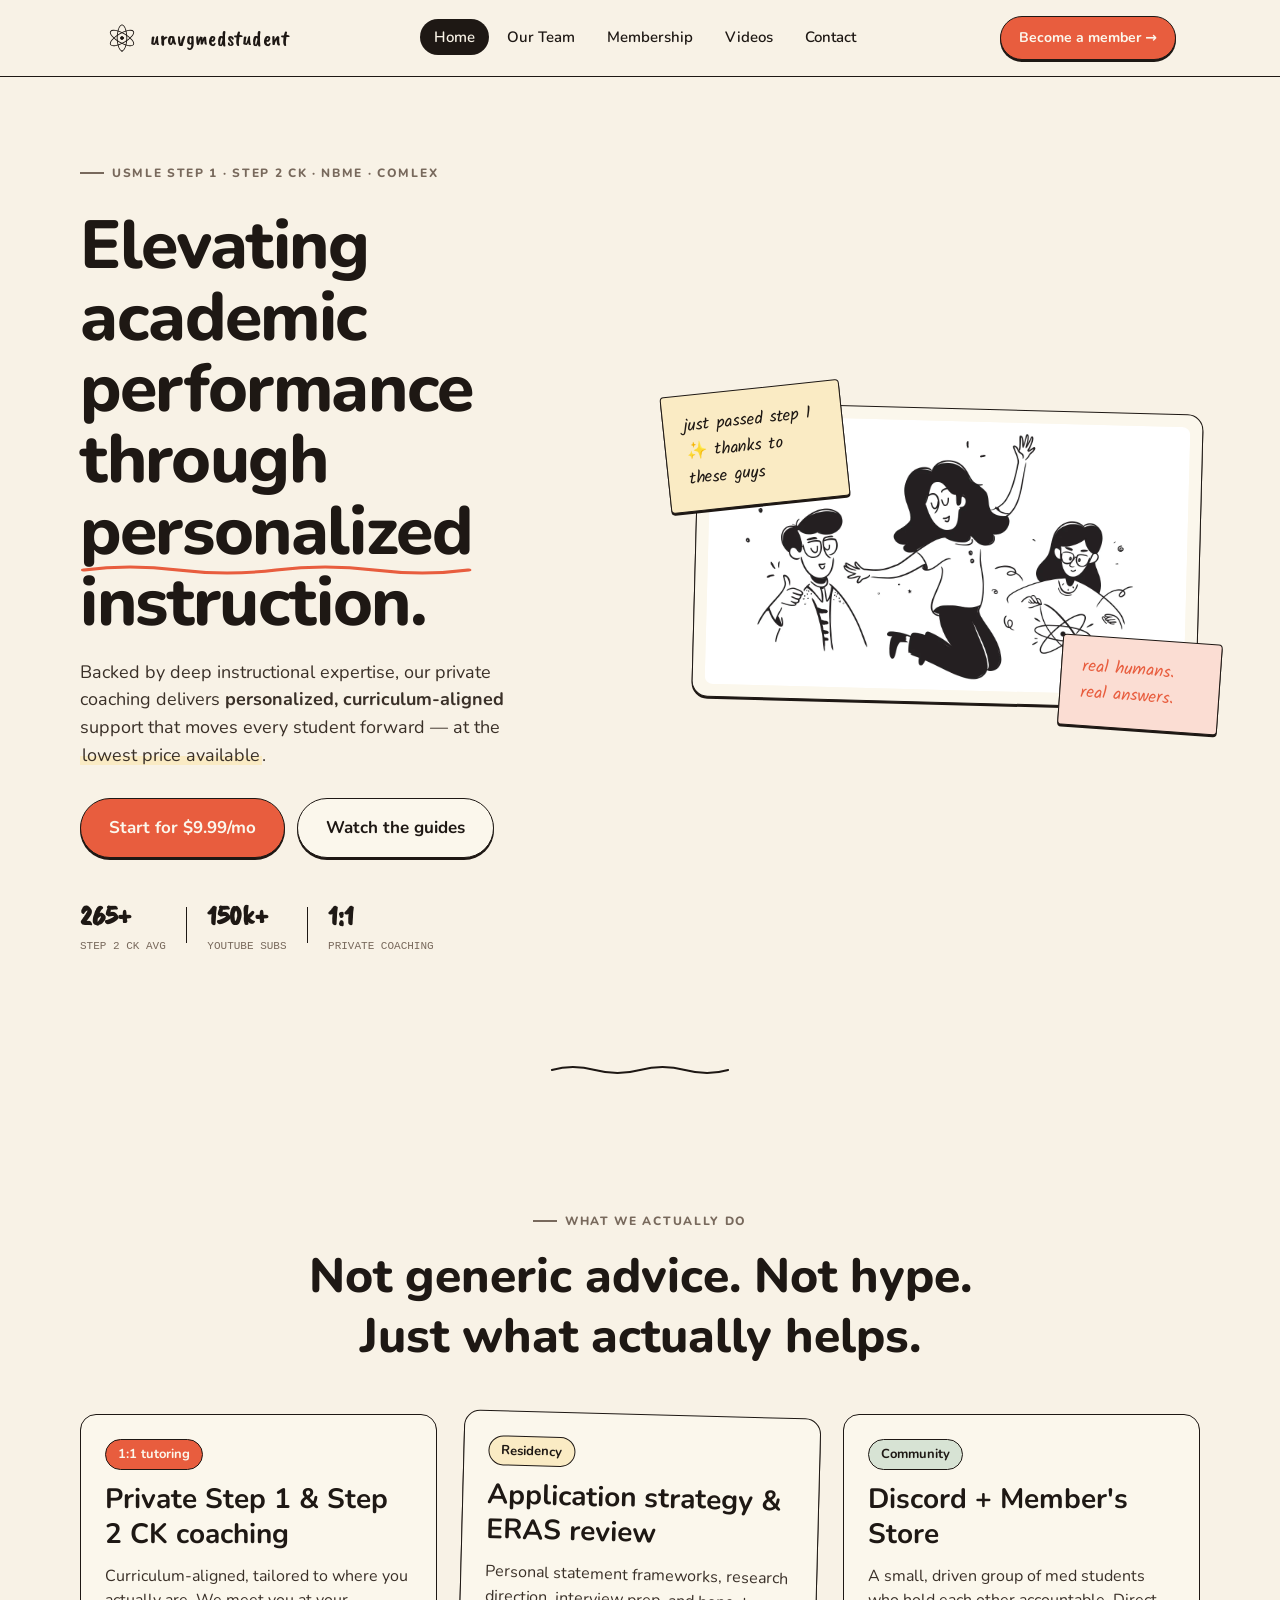
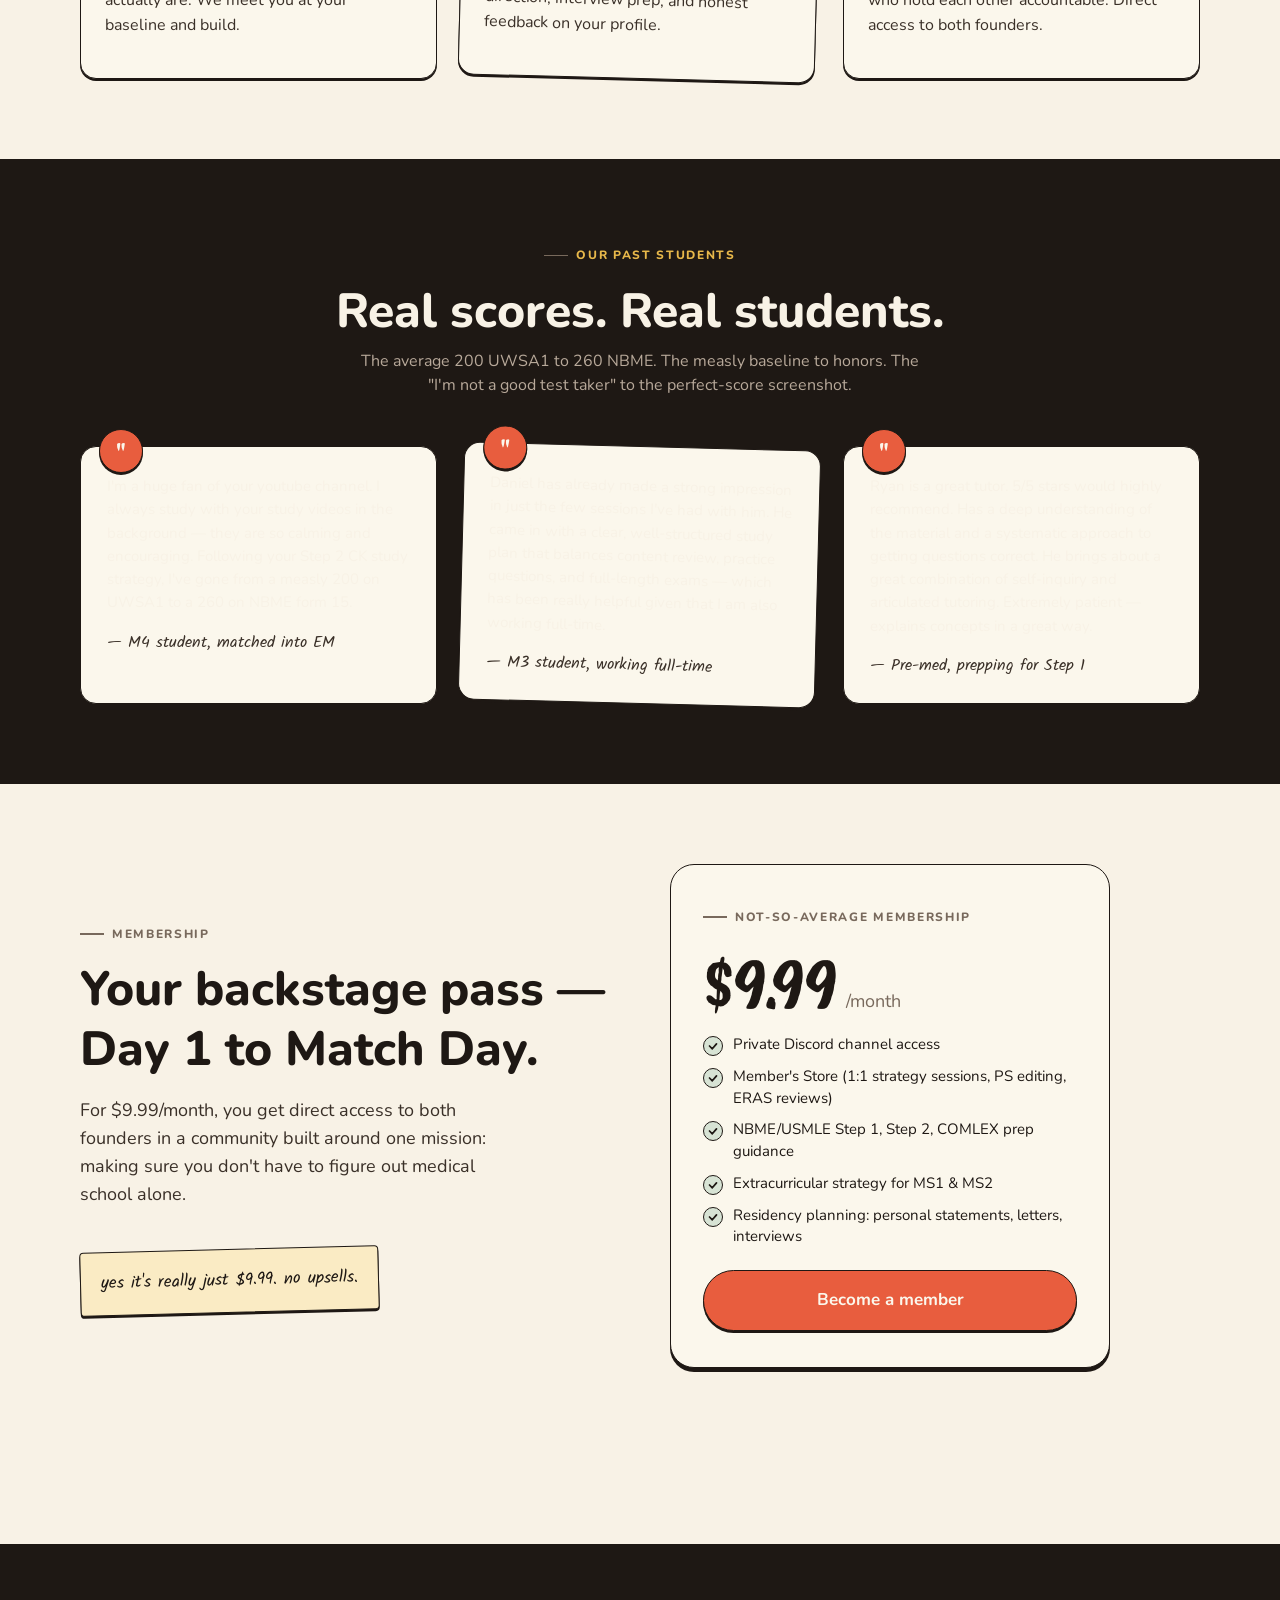
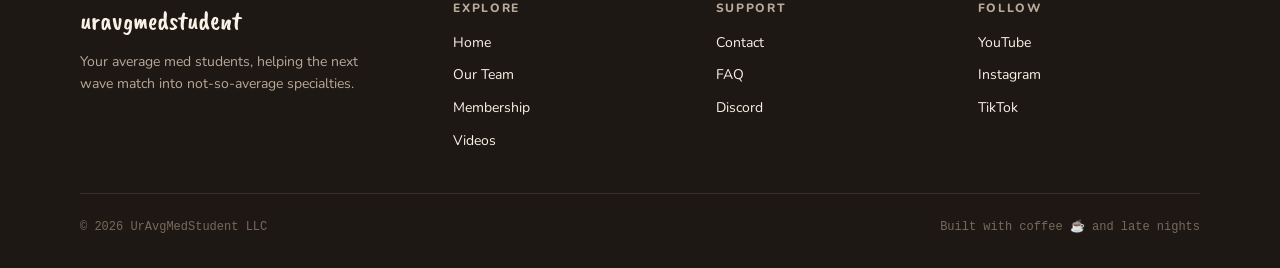
<file: index.html>
<!DOCTYPE html>
<html lang="en">
<head>
<meta charset="utf-8"/>
<title>UrAvgMedStudent — Personalized USMLE tutoring</title>
<meta name="viewport" content="width=device-width,initial-scale=1"/>
<link rel="stylesheet" href="site.css"/>
</head>
<body data-screen-label="01 Home">

<nav class="site-nav">
  <div class="nav-inner">
    <a href="index.html" class="brand">
      <img class="mark" src="assets/logo-mark.svg" alt=""/>
      <span class="name">uravgmedstudent</span>
    </a>
    <ul class="nav-links">
      <li><a href="index.html" class="active">Home</a></li>
      <li><a href="team.html">Our Team</a></li>
      <li><a href="membership.html">Membership</a></li>
      <li><a href="videos.html">Videos</a></li>
      <li><a href="contact.html">Contact</a></li>
    </ul>
    <a href="membership.html" class="nav-cta">Become a member →</a>
  </div>
</nav>

<!-- HERO -->
<section class="hero">
  <div class="hero-inner">
    <div>
      <div class="eyebrow">USMLE Step 1 · Step 2 CK · NBME · COMLEX</div>
      <h1>Elevating academic performance through <span class="underline-squiggle">personalized</span> instruction.</h1>
      <p class="sub">Backed by deep instructional expertise, our private coaching delivers <strong>personalized, curriculum-aligned</strong> support that moves every student forward — at the <mark>lowest price available</mark>.</p>
      <div style="display:flex;gap:12px;margin-top:28px;flex-wrap:wrap;">
        <a href="membership.html" class="btn btn-primary btn-lg">Start for $9.99/mo</a>
        <a href="videos.html" class="btn btn-secondary btn-lg">Watch the guides</a>
      </div>
      <div style="display:flex;gap:20px;margin-top:36px;align-items:center;flex-wrap:wrap;">
        <div><strong style="font-family:var(--font-display);font-size:28px;">265+</strong><div class="mono" style="font-size:11px;color:var(--ink-muted);">STEP 2 CK AVG</div></div>
        <div style="width:1.5px;height:36px;background:var(--ink);"></div>
        <div><strong style="font-family:var(--font-display);font-size:28px;">150k+</strong><div class="mono" style="font-size:11px;color:var(--ink-muted);">YOUTUBE SUBS</div></div>
        <div style="width:1.5px;height:36px;background:var(--ink);"></div>
        <div><strong style="font-family:var(--font-display);font-size:28px;">1:1</strong><div class="mono" style="font-size:11px;color:var(--ink-muted);">PRIVATE COACHING</div></div>
      </div>
    </div>
    <div style="position:relative;">
      <div class="card tilt-r" style="padding:12px;background:var(--paper-cream);">
        <img src="assets/hero-trio-illustration.webp" alt="three med students celebrating" style="width:100%;display:block;border-radius:8px;"/>
      </div>
      <div class="sticky-note tilt-l" style="position:absolute;top:-20px;left:-30px;max-width:180px;transform:rotate(-6deg);">
        just passed step 1 ✨ thanks to these guys
      </div>
      <div class="sticky-note coral" style="position:absolute;bottom:-26px;right:-20px;max-width:160px;transform:rotate(4deg);">
        real humans. real answers.
      </div>
    </div>
  </div>
</section>

<div class="hr-hand"></div>

<!-- WHAT YOU GET -->
<section>
  <div class="section-inner">
    <div class="center" style="margin-bottom:48px;">
      <div class="eyebrow" style="justify-content:center;">What we actually do</div>
      <h2 style="font-size:clamp(32px,4vw,48px);margin:0;">Not generic advice. Not hype. <br>Just what actually helps.</h2>
    </div>
    <div class="grid-3">
      <div class="card">
        <div class="badge badge-coral" style="margin-bottom:12px;">1:1 tutoring</div>
        <h3>Private Step 1 & Step 2 CK coaching</h3>
        <p>Curriculum-aligned, tailored to where you actually are. We meet you at your baseline and build.</p>
      </div>
      <div class="card tilt-r">
        <div class="badge badge-mustard" style="margin-bottom:12px;">Residency</div>
        <h3>Application strategy & ERAS review</h3>
        <p>Personal statement frameworks, research direction, interview prep, and honest feedback on your profile.</p>
      </div>
      <div class="card">
        <div class="badge badge-sage" style="margin-bottom:12px;">Community</div>
        <h3>Discord + Member's Store</h3>
        <p>A small, driven group of med students who hold each other accountable. Direct access to both founders.</p>
      </div>
    </div>
  </div>
</section>

<!-- FEATURED QUOTE / DARK BAND -->
<section class="bg-ink">
  <div class="section-inner center">
    <div class="eyebrow" style="justify-content:center;color:var(--accent-mustard);">Our past students</div>
    <h2 style="font-size:clamp(32px,4vw,48px);margin:0 0 8px;">Real scores. Real students.</h2>
    <p style="max-width:560px;margin:0 auto 48px;color:var(--ink-faint);">The average 200 UWSA1 to 260 NBME. The measly baseline to honors. The "I'm not a good test taker" to the perfect-score screenshot.</p>
    <div class="tgrid">
      <div class="quote-card" style="text-align:left;">
        <div class="qmark">"</div>
        <p>I'm a huge fan of your youtube channel. I always study with your study videos in the background — they are so calming and encouraging. Following your Step 2 CK study strategy, I've gone from a measly 200 on UWSA1 to a 260 on NBME form 15.</p>
        <div class="who">— M4 student, matched into EM</div>
      </div>
      <div class="quote-card tilt-r" style="text-align:left;">
        <div class="qmark">"</div>
        <p>Daniel has already made a strong impression in just the few sessions I've had with him. He came in with a clear, well-structured study plan that balances content review, practice questions, and full-length exams — which has been really helpful given that I am also working full-time.</p>
        <div class="who">— M3 student, working full-time</div>
      </div>
      <div class="quote-card" style="text-align:left;">
        <div class="qmark">"</div>
        <p>Ryan is a great tutor. 5/5 stars would highly recommend. Has a deep understanding of the material and a systematic approach to getting questions correct. He brings about a great combination of self-inquiry and articulated tutoring. Extremely patient — explains concepts in a great way.</p>
        <div class="who">— Pre-med, prepping for Step 1</div>
      </div>
    </div>
  </div>
</section>

<!-- PRICE CALLOUT -->
<section>
  <div class="section-inner" style="display:grid;grid-template-columns:1fr 1fr;gap:60px;align-items:center;">
    <div>
      <div class="eyebrow">Membership</div>
      <h2 style="font-size:clamp(32px,4vw,48px);margin:0 0 18px;">Your backstage pass — Day 1 to Match Day.</h2>
      <p style="font-size:18px;color:var(--ink-soft);max-width:440px;">For $9.99/month, you get direct access to both founders in a community built around one mission: making sure you don't have to figure out medical school alone.</p>
      <div class="sticky-note tilt-l" style="margin-top:24px;display:inline-block;">
        yes it's really just $9.99. no upsells.
      </div>
    </div>
    <div class="price-card">
      <div class="eyebrow">Not-so-average membership</div>
      <div style="display:flex;align-items:baseline;gap:8px;margin:6px 0 14px;">
        <span class="price">$9.99</span><span class="price-per">/month</span>
      </div>
      <ul class="check-list">
        <li>Private Discord channel access</li>
        <li>Member's Store (1:1 strategy sessions, PS editing, ERAS reviews)</li>
        <li>NBME/USMLE Step 1, Step 2, COMLEX prep guidance</li>
        <li>Extracurricular strategy for MS1 & MS2</li>
        <li>Residency planning: personal statements, letters, interviews</li>
      </ul>
      <a href="membership.html" class="btn btn-primary btn-lg" style="margin-top:22px;width:100%;">Become a member</a>
    </div>
  </div>
</section>

<!-- SITE FOOTER -->
<footer class="site-foot">
  <div class="foot-inner">
    <div class="foot-brand">
      <div class="name">uravgmedstudent</div>
      <p>Your average med students, helping the next wave match into not-so-average specialties.</p>
    </div>
    <div class="foot"><h4>Explore</h4><ul>
      <li><a href="index.html">Home</a></li>
      <li><a href="team.html">Our Team</a></li>
      <li><a href="membership.html">Membership</a></li>
      <li><a href="videos.html">Videos</a></li>
    </ul></div>
    <div class="foot"><h4>Support</h4><ul>
      <li><a href="contact.html">Contact</a></li>
      <li><a href="#">FAQ</a></li>
      <li><a href="#">Discord</a></li>
    </ul></div>
    <div class="foot"><h4>Follow</h4><ul>
      <li><a href="#">YouTube</a></li>
      <li><a href="#">Instagram</a></li>
      <li><a href="#">TikTok</a></li>
    </ul></div>
  </div>
  <div class="foot-bottom">
    <div>© 2026 UrAvgMedStudent LLC</div>
    <div>Built with coffee ☕ and late nights</div>
  </div>
</footer>
</body></html>
</file>
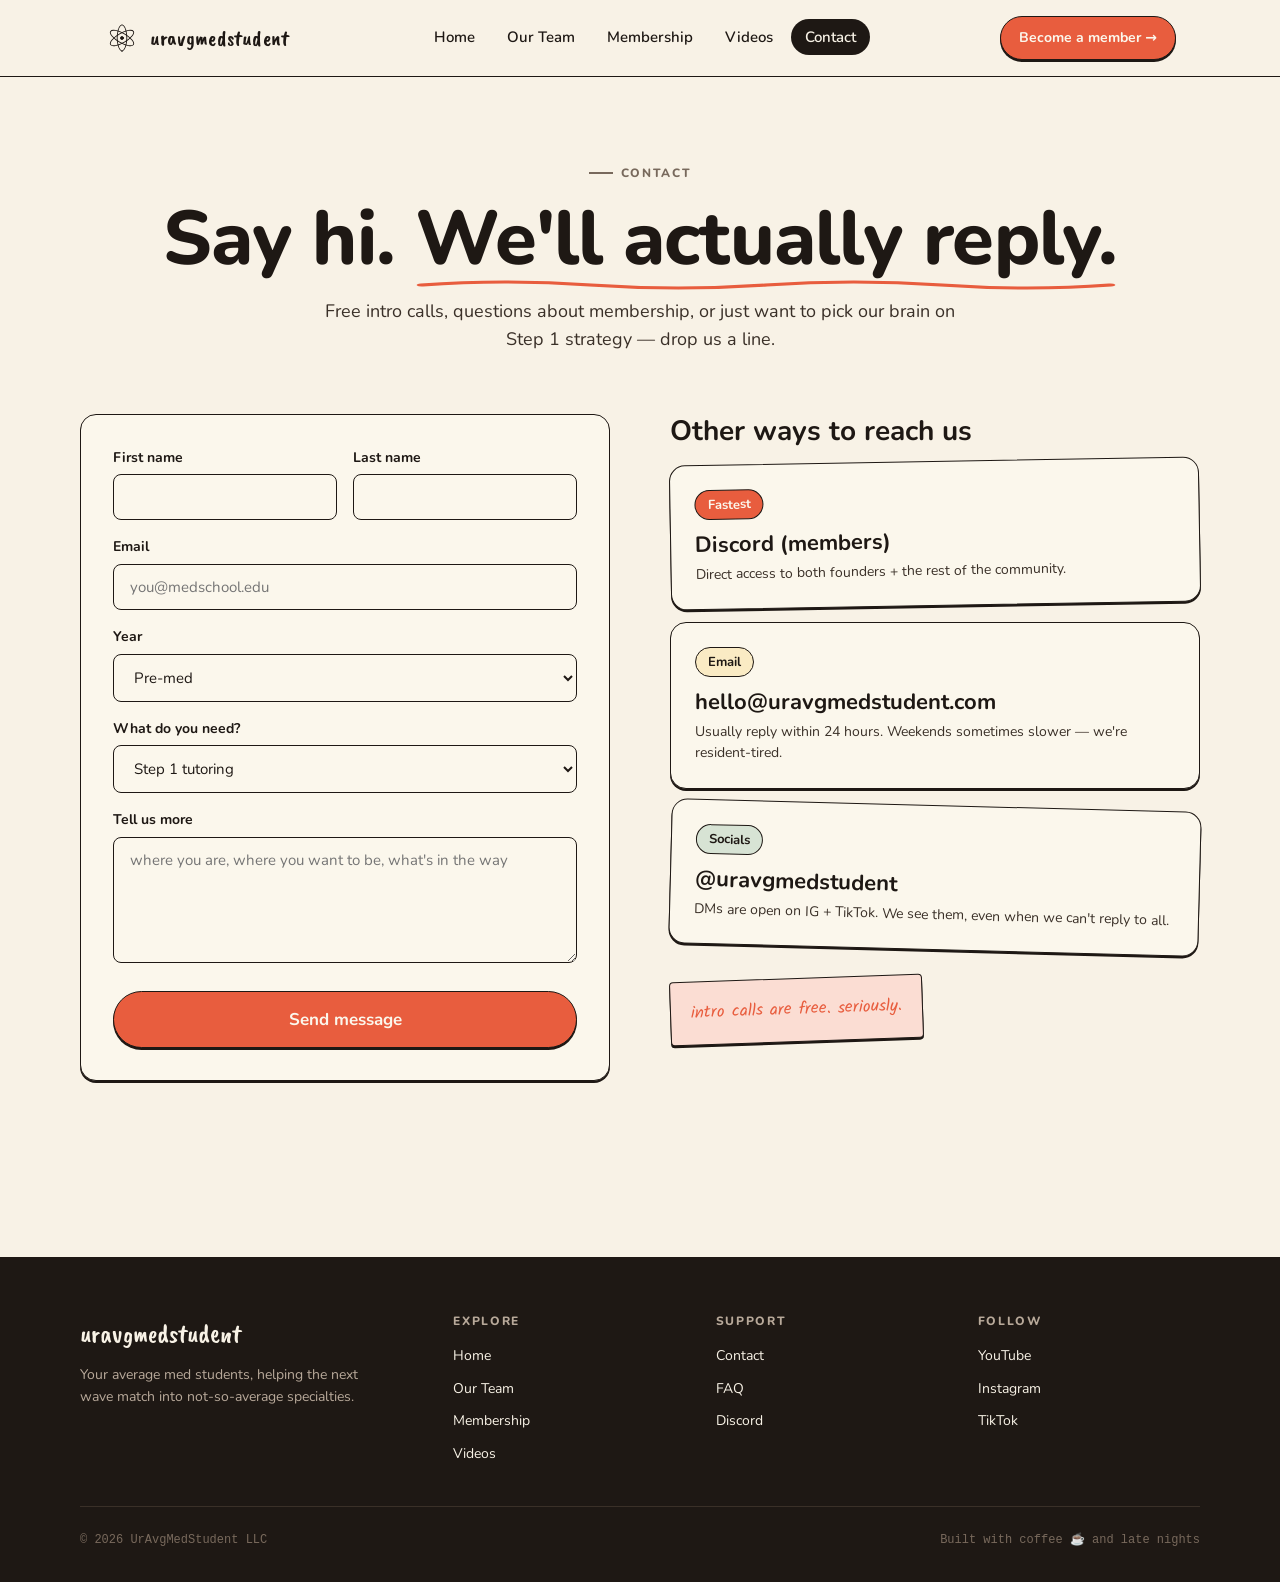
<file: contact.html>
<!DOCTYPE html>
<html lang="en"><head><meta charset="utf-8"/>
<title>Contact — UrAvgMedStudent</title>
<meta name="viewport" content="width=device-width,initial-scale=1"/>
<link rel="stylesheet" href="site.css"/></head>
<body data-screen-label="05 Contact">

<nav class="site-nav"><div class="nav-inner">
  <a href="index.html" class="brand"><img class="mark" src="assets/logo-mark.svg" alt=""/><span class="name">uravgmedstudent</span></a>
  <ul class="nav-links">
    <li><a href="index.html">Home</a></li>
    <li><a href="team.html">Our Team</a></li>
    <li><a href="membership.html">Membership</a></li>
    <li><a href="videos.html">Videos</a></li>
    <li><a href="contact.html" class="active">Contact</a></li>
  </ul>
  <a href="membership.html" class="nav-cta">Become a member →</a>
</div></nav>

<section class="page-head">
  <div class="eyebrow" style="justify-content:center;">Contact</div>
  <h1>Say hi. <span class="underline-squiggle">We'll actually reply.</span></h1>
  <p class="sub">Free intro calls, questions about membership, or just want to pick our brain on Step 1 strategy — drop us a line.</p>
</section>

<section style="padding-top:20px;">
  <div class="section-inner grid-2" style="gap:60px;align-items:flex-start;">
    <form class="card" style="padding:32px;" onsubmit="event.preventDefault();this.innerHTML='<div style=\'text-align:center;padding:40px 0;\'><div style=\'font-family:var(--font-display);font-size:48px;color:var(--accent-coral);\'>thanks!</div><p>We got your message. Reply usually within 24 hours.</p></div>'">
      <div style="display:grid;grid-template-columns:1fr 1fr;gap:16px;margin-bottom:16px;">
        <div><label>First name</label><input type="text" required/></div>
        <div><label>Last name</label><input type="text" required/></div>
      </div>
      <div style="margin-bottom:16px;"><label>Email</label><input type="email" required placeholder="you@medschool.edu"/></div>
      <div style="margin-bottom:16px;"><label>Year</label><select><option>Pre-med</option><option>MS1</option><option>MS2</option><option>MS3</option><option>MS4</option><option>Resident</option><option>Other</option></select></div>
      <div style="margin-bottom:16px;"><label>What do you need?</label><select><option>Step 1 tutoring</option><option>Step 2 CK tutoring</option><option>ERAS / residency strategy</option><option>Research help</option><option>Membership question</option><option>Just saying hi</option></select></div>
      <div style="margin-bottom:20px;"><label>Tell us more</label><textarea rows="5" placeholder="where you are, where you want to be, what's in the way"></textarea></div>
      <button type="submit" class="btn btn-primary btn-lg" style="width:100%;">Send message</button>
    </form>

    <div>
      <h3 style="margin-top:0;">Other ways to reach us</h3>
      <div class="card tilt-l2" style="margin-bottom:16px;">
        <div class="badge badge-coral" style="margin-bottom:8px;">Fastest</div>
        <h4 style="margin:4px 0;">Discord (members)</h4>
        <p style="margin:0;font-size:14px;color:var(--ink-soft);">Direct access to both founders + the rest of the community.</p>
      </div>
      <div class="card" style="margin-bottom:16px;">
        <div class="badge badge-mustard" style="margin-bottom:8px;">Email</div>
        <h4 style="margin:4px 0;">hello@uravgmedstudent.com</h4>
        <p style="margin:0;font-size:14px;color:var(--ink-soft);">Usually reply within 24 hours. Weekends sometimes slower — we're resident-tired.</p>
      </div>
      <div class="card tilt-r">
        <div class="badge badge-sage" style="margin-bottom:8px;">Socials</div>
        <h4 style="margin:4px 0;">@uravgmedstudent</h4>
        <p style="margin:0;font-size:14px;color:var(--ink-soft);">DMs are open on IG + TikTok. We see them, even when we can't reply to all.</p>
      </div>

      <div class="sticky-note coral" style="margin-top:28px;display:inline-block;transform:rotate(-2deg);">
        intro calls are free. seriously.
      </div>
    </div>
  </div>
</section>

<footer class="site-foot"><div class="foot-inner">
  <div class="foot-brand"><div class="name">uravgmedstudent</div><p>Your average med students, helping the next wave match into not-so-average specialties.</p></div>
  <div class="foot"><h4>Explore</h4><ul><li><a href="index.html">Home</a></li><li><a href="team.html">Our Team</a></li><li><a href="membership.html">Membership</a></li><li><a href="videos.html">Videos</a></li></ul></div>
  <div class="foot"><h4>Support</h4><ul><li><a href="contact.html">Contact</a></li><li><a href="#">FAQ</a></li><li><a href="#">Discord</a></li></ul></div>
  <div class="foot"><h4>Follow</h4><ul><li><a href="#">YouTube</a></li><li><a href="#">Instagram</a></li><li><a href="#">TikTok</a></li></ul></div>
</div><div class="foot-bottom"><div>© 2026 UrAvgMedStudent LLC</div><div>Built with coffee ☕ and late nights</div></div></footer>
</body></html>
</file>
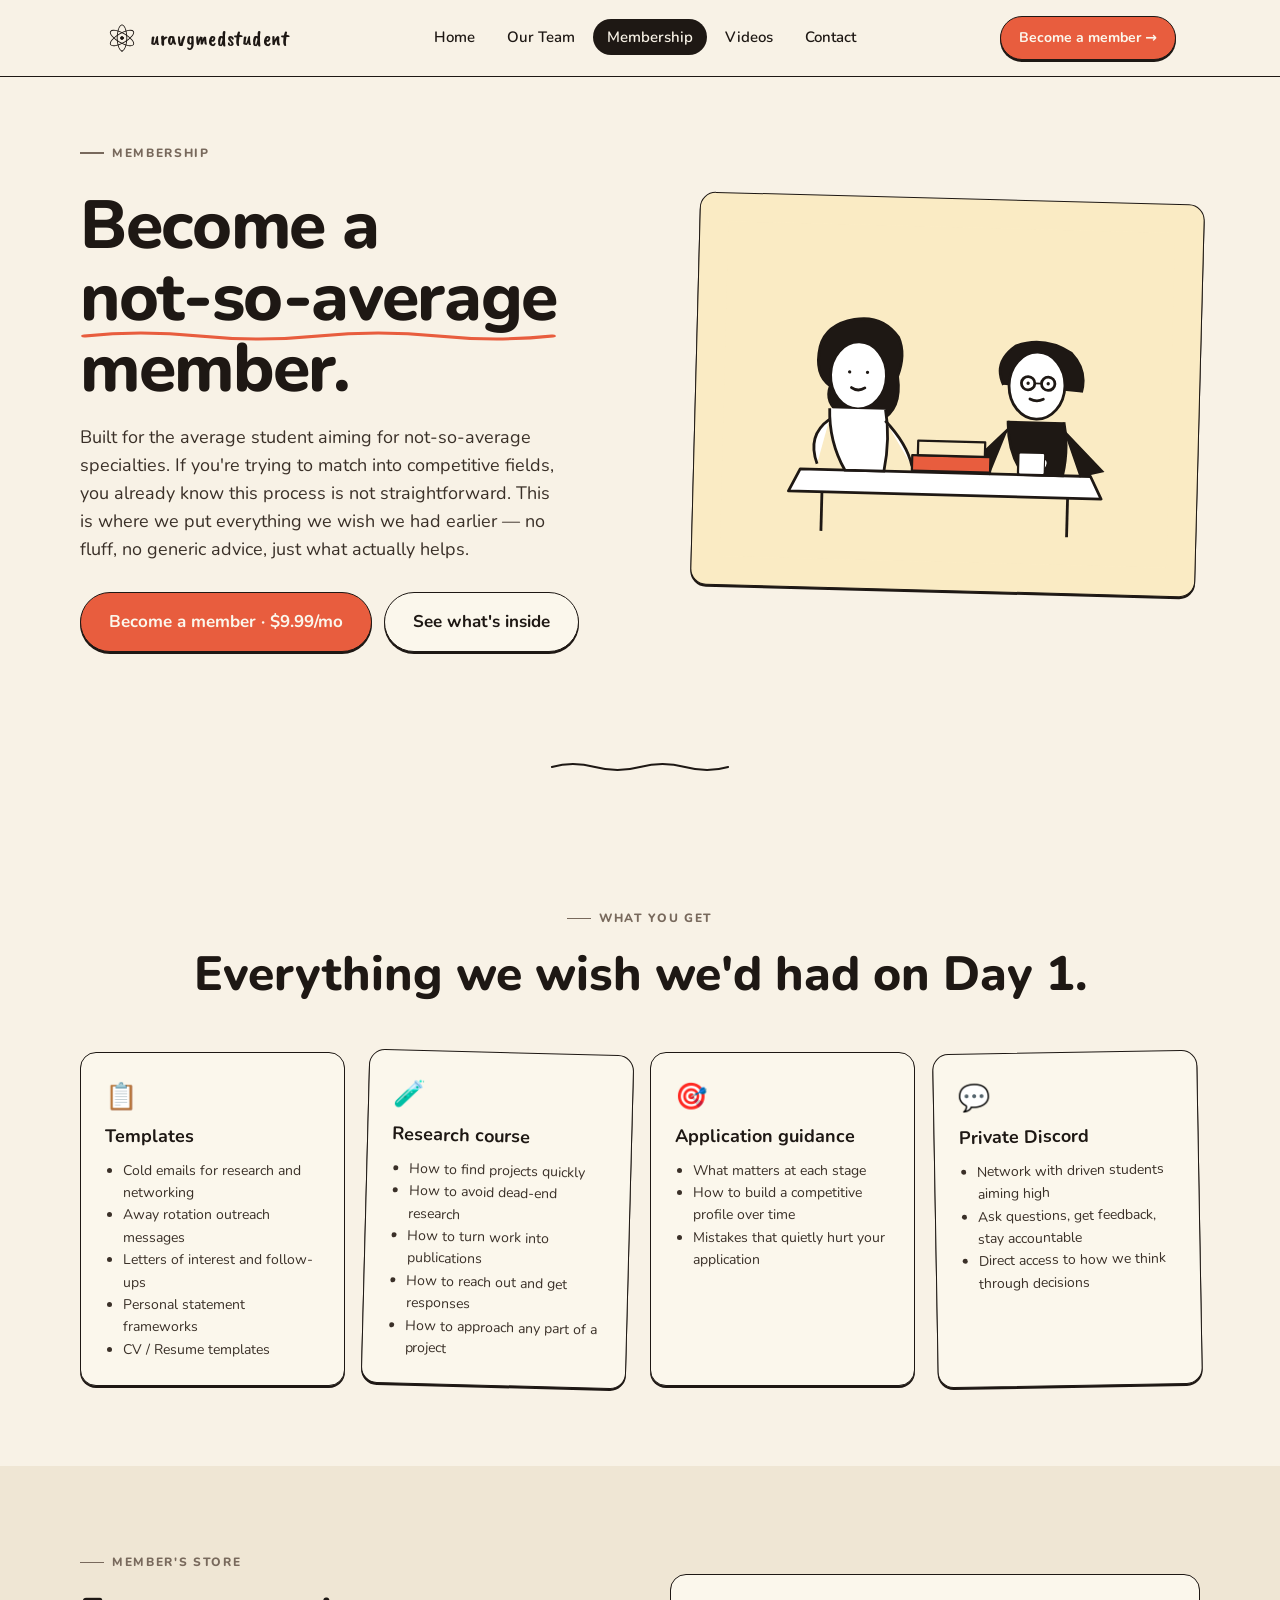
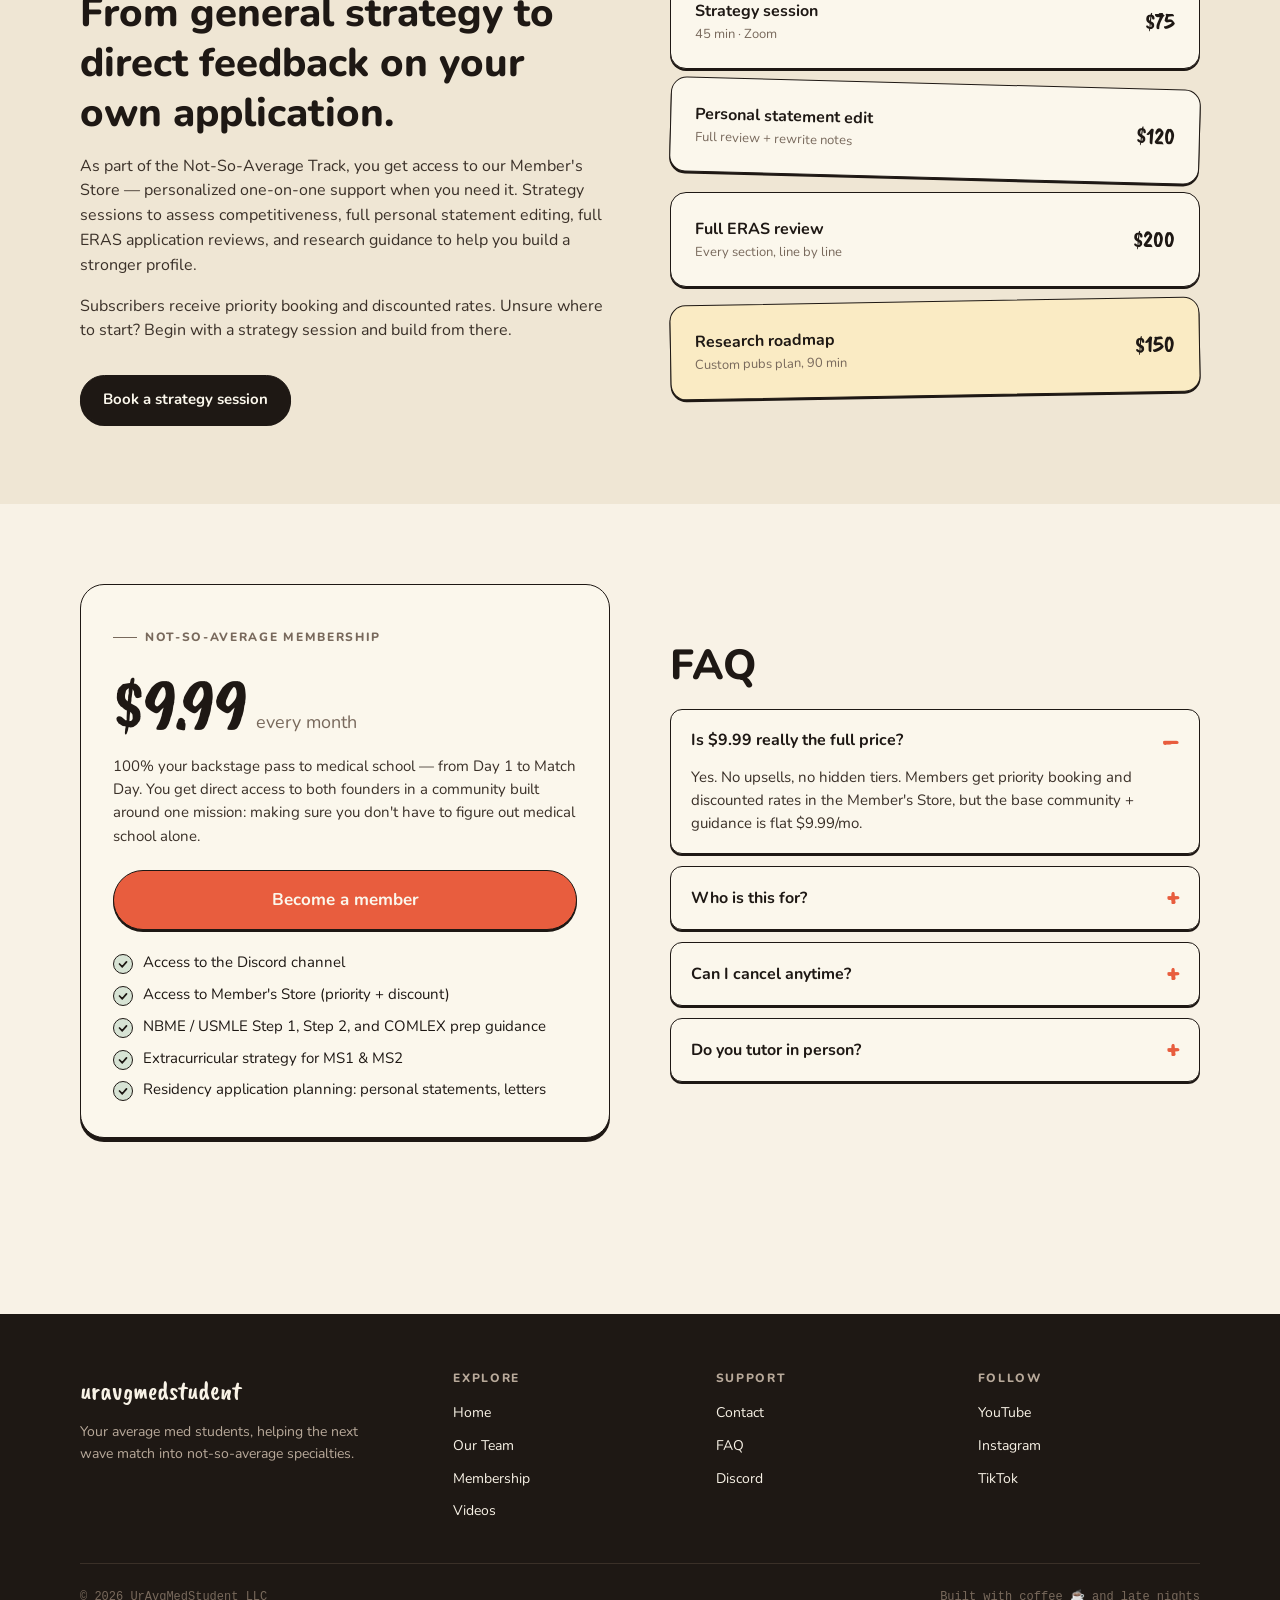
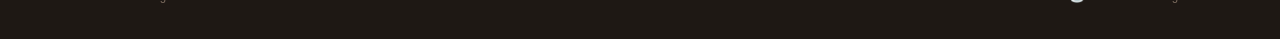
<file: membership.html>
<!DOCTYPE html>
<html lang="en"><head><meta charset="utf-8"/>
<title>Membership — UrAvgMedStudent</title>
<meta name="viewport" content="width=device-width,initial-scale=1"/>
<link rel="stylesheet" href="site.css"/></head>
<body data-screen-label="03 Membership">

<nav class="site-nav"><div class="nav-inner">
  <a href="index.html" class="brand"><img class="mark" src="assets/logo-mark.svg" alt=""/><span class="name">uravgmedstudent</span></a>
  <ul class="nav-links">
    <li><a href="index.html">Home</a></li>
    <li><a href="team.html">Our Team</a></li>
    <li><a href="membership.html" class="active">Membership</a></li>
    <li><a href="videos.html">Videos</a></li>
    <li><a href="contact.html">Contact</a></li>
  </ul>
  <a href="membership.html" class="nav-cta">Become a member →</a>
</div></nav>

<section class="hero" style="padding-top:60px;">
  <div class="hero-inner">
    <div>
      <div class="eyebrow">Membership</div>
      <h1>Become a <span class="underline-squiggle">not-so-average</span> member.</h1>
      <p class="sub">Built for the average student aiming for not-so-average specialties. If you're trying to match into competitive fields, you already know this process is not straightforward. This is where we put everything we wish we had earlier — no fluff, no generic advice, just what actually helps.</p>
      <div style="display:flex;gap:12px;margin-top:28px;flex-wrap:wrap;">
        <a href="#join" class="btn btn-primary btn-lg">Become a member · $9.99/mo</a>
        <a href="#what-you-get" class="btn btn-secondary btn-lg">See what's inside</a>
      </div>
    </div>
    <div class="card tilt-r" style="padding:28px;background:var(--accent-mustard-soft);">
      <svg viewBox="0 0 400 300" style="width:100%;display:block;">
        <rect width="400" height="300" fill="#FAEBC4"/>
        <!-- two students at table, hand-drawn -->
        <g stroke="#1E1814" stroke-width="2.5" fill="#FFFFFF" stroke-linejoin="round">
          <!-- table -->
          <path d="M70 220 L330 220 L340 240 L60 240 Z"/>
          <path d="M90 240 L90 275"/>
          <path d="M310 240 L310 275"/>
        </g>
        <!-- left student (girl) -->
        <g stroke="#1E1814" stroke-width="2.5" fill="#FFFFFF">
          <path d="M95 145 Q80 135 85 110 Q90 90 115 85 Q140 80 155 100 Q162 115 155 135 Q160 165 140 175 Q120 180 105 170 Q90 160 95 145 Z" fill="#1E1814"/>
          <ellipse cx="120" cy="135" rx="25" ry="30" fill="#FFFFFF"/>
          <circle cx="112" cy="132" r="1.5" fill="#1E1814" stroke="none"/>
          <circle cx="128" cy="132" r="1.5" fill="#1E1814" stroke="none"/>
          <path d="M114 146 Q120 150 126 146" stroke-linecap="round" fill="none"/>
          <path d="M95 165 Q95 195 110 220 L145 220 Q150 190 145 165" fill="#FFFFFF"/>
          <path d="M95 175 Q75 190 85 215" fill="#FFFFFF"/>
          <path d="M145 175 Q165 195 170 215" fill="#FFFFFF"/>
        </g>
        <!-- right student (boy with glasses) -->
        <g stroke="#1E1814" stroke-width="2.5" fill="#FFFFFF">
          <path d="M250 140 Q240 120 260 105 Q285 95 310 110 Q325 125 320 145" fill="#1E1814"/>
          <ellipse cx="280" cy="140" rx="25" ry="30" fill="#FFFFFF"/>
          <circle cx="272" cy="138" r="6" fill="none"/>
          <circle cx="290" cy="138" r="6" fill="none"/>
          <path d="M278 138 L284 138" stroke-width="1.5"/>
          <circle cx="272" cy="138" r="1.5" fill="#1E1814" stroke="none"/>
          <circle cx="290" cy="138" r="1.5" fill="#1E1814" stroke="none"/>
          <path d="M274 152 Q280 155 286 152" stroke-linecap="round" fill="none"/>
          <path d="M255 172 Q255 200 270 220 L305 220 Q310 195 305 172" fill="#1E1814"/>
          <path d="M255 180 Q235 200 220 215 L240 220" fill="#1E1814"/>
          <path d="M305 180 Q325 200 340 215 L320 220" fill="#1E1814"/>
        </g>
        <!-- books on table -->
        <g stroke="#1E1814" stroke-width="2" stroke-linejoin="round">
          <rect x="170" y="205" width="70" height="14" fill="#E85D3E"/>
          <rect x="175" y="192" width="60" height="13" fill="#FAEBC4"/>
        </g>
        <!-- coffee mug -->
        <g stroke="#1E1814" stroke-width="2" fill="#FFFFFF"><rect x="265" y="200" width="24" height="20" rx="2"/><path d="M289 205 Q294 208 289 215"/></g>
      </svg>
    </div>
  </div>
</section>

<div class="hr-hand"></div>

<section id="what-you-get">
  <div class="section-inner">
    <div class="center" style="margin-bottom:48px;">
      <div class="eyebrow" style="justify-content:center;">What you get</div>
      <h2 style="font-size:clamp(32px,4vw,48px);margin:0;">Everything we wish we'd had on Day 1.</h2>
    </div>
    <div class="grid-4">
      <div class="card">
        <div style="font-size:26px;margin-bottom:8px;">📋</div>
        <h3 style="font-size:18px;">Templates</h3>
        <ul style="padding-left:18px;font-size:14px;color:var(--ink-soft);line-height:1.6;margin:0;">
          <li>Cold emails for research and networking</li>
          <li>Away rotation outreach messages</li>
          <li>Letters of interest and follow-ups</li>
          <li>Personal statement frameworks</li>
          <li>CV / Resume templates</li>
        </ul>
      </div>
      <div class="card tilt-r">
        <div style="font-size:26px;margin-bottom:8px;">🧪</div>
        <h3 style="font-size:18px;">Research course</h3>
        <ul style="padding-left:18px;font-size:14px;color:var(--ink-soft);line-height:1.6;margin:0;">
          <li>How to find projects quickly</li>
          <li>How to avoid dead-end research</li>
          <li>How to turn work into publications</li>
          <li>How to reach out and get responses</li>
          <li>How to approach any part of a project</li>
        </ul>
      </div>
      <div class="card">
        <div style="font-size:26px;margin-bottom:8px;">🎯</div>
        <h3 style="font-size:18px;">Application guidance</h3>
        <ul style="padding-left:18px;font-size:14px;color:var(--ink-soft);line-height:1.6;margin:0;">
          <li>What matters at each stage</li>
          <li>How to build a competitive profile over time</li>
          <li>Mistakes that quietly hurt your application</li>
        </ul>
      </div>
      <div class="card tilt-l2">
        <div style="font-size:26px;margin-bottom:8px;">💬</div>
        <h3 style="font-size:18px;">Private Discord</h3>
        <ul style="padding-left:18px;font-size:14px;color:var(--ink-soft);line-height:1.6;margin:0;">
          <li>Network with driven students aiming high</li>
          <li>Ask questions, get feedback, stay accountable</li>
          <li>Direct access to how we think through decisions</li>
        </ul>
      </div>
    </div>
  </div>
</section>

<section class="bg-paper-deep">
  <div class="section-inner grid-2" style="gap:60px;align-items:center;">
    <div>
      <div class="eyebrow">Member's Store</div>
      <h2 style="font-size:clamp(28px,3.4vw,40px);margin:0 0 16px;">From general strategy to direct feedback on your own application.</h2>
      <p style="color:var(--ink-soft);">As part of the Not-So-Average Track, you get access to our Member's Store — personalized one-on-one support when you need it. Strategy sessions to assess competitiveness, full personal statement editing, full ERAS application reviews, and research guidance to help you build a stronger profile.</p>
      <p style="color:var(--ink-soft);">Subscribers receive priority booking and discounted rates. Unsure where to start? Begin with a strategy session and build from there.</p>
      <a href="contact.html" class="btn btn-ink mt-s">Book a strategy session</a>
    </div>
    <div style="display:flex;flex-direction:column;gap:14px;">
      <div class="card" style="display:flex;justify-content:space-between;align-items:center;">
        <div><strong>Strategy session</strong><div style="font-size:13px;color:var(--ink-muted);">45 min · Zoom</div></div>
        <div style="font-family:var(--font-display);font-size:24px;">$75</div>
      </div>
      <div class="card tilt-r" style="display:flex;justify-content:space-between;align-items:center;">
        <div><strong>Personal statement edit</strong><div style="font-size:13px;color:var(--ink-muted);">Full review + rewrite notes</div></div>
        <div style="font-family:var(--font-display);font-size:24px;">$120</div>
      </div>
      <div class="card" style="display:flex;justify-content:space-between;align-items:center;">
        <div><strong>Full ERAS review</strong><div style="font-size:13px;color:var(--ink-muted);">Every section, line by line</div></div>
        <div style="font-family:var(--font-display);font-size:24px;">$200</div>
      </div>
      <div class="card tilt-l2" style="display:flex;justify-content:space-between;align-items:center;background:var(--accent-mustard-soft);">
        <div><strong>Research roadmap</strong><div style="font-size:13px;color:var(--ink-muted);">Custom pubs plan, 90 min</div></div>
        <div style="font-family:var(--font-display);font-size:24px;">$150</div>
      </div>
    </div>
  </div>
</section>

<!-- JOIN -->
<section id="join">
  <div class="section-inner grid-2" style="align-items:center;gap:60px;">
    <div class="price-card" style="margin:0;max-width:none;">
      <div class="eyebrow">Not-so-average membership</div>
      <div style="display:flex;align-items:baseline;gap:8px;margin:6px 0 14px;">
        <span class="price">$9.99</span><span class="price-per">every month</span>
      </div>
      <p style="font-size:15px;color:var(--ink-soft);margin-bottom:22px;">100% your backstage pass to medical school — from Day 1 to Match Day. You get direct access to both founders in a community built around one mission: making sure you don't have to figure out medical school alone.</p>
      <a href="#" class="btn btn-primary btn-lg" style="width:100%;margin-bottom:22px;">Become a member</a>
      <ul class="check-list">
        <li>Access to the Discord channel</li>
        <li>Access to Member's Store (priority + discount)</li>
        <li>NBME / USMLE Step 1, Step 2, and COMLEX prep guidance</li>
        <li>Extracurricular strategy for MS1 & MS2</li>
        <li>Residency application planning: personal statements, letters</li>
      </ul>
    </div>
    <div>
      <h2 style="font-size:clamp(28px,3.4vw,42px);">FAQ</h2>
      <details class="faq" open>
        <summary>Is $9.99 really the full price?</summary>
        <p>Yes. No upsells, no hidden tiers. Members get priority booking and discounted rates in the Member's Store, but the base community + guidance is flat $9.99/mo.</p>
      </details>
      <details class="faq">
        <summary>Who is this for?</summary>
        <p>Pre-meds thinking about the long game, M1/M2s building their profile, M3/M4s prepping for Step or ERAS, and anyone targeting a competitive specialty.</p>
      </details>
      <details class="faq">
        <summary>Can I cancel anytime?</summary>
        <p>Yes — it's month-to-month. Cancel with one click from your account page. No contracts.</p>
      </details>
      <details class="faq">
        <summary>Do you tutor in person?</summary>
        <p>All sessions are remote over Zoom so we can work with students anywhere. Works better for evening/weekend schedules anyway.</p>
      </details>
    </div>
  </div>
</section>

<footer class="site-foot"><div class="foot-inner">
  <div class="foot-brand"><div class="name">uravgmedstudent</div><p>Your average med students, helping the next wave match into not-so-average specialties.</p></div>
  <div class="foot"><h4>Explore</h4><ul><li><a href="index.html">Home</a></li><li><a href="team.html">Our Team</a></li><li><a href="membership.html">Membership</a></li><li><a href="videos.html">Videos</a></li></ul></div>
  <div class="foot"><h4>Support</h4><ul><li><a href="contact.html">Contact</a></li><li><a href="#">FAQ</a></li><li><a href="#">Discord</a></li></ul></div>
  <div class="foot"><h4>Follow</h4><ul><li><a href="#">YouTube</a></li><li><a href="#">Instagram</a></li><li><a href="#">TikTok</a></li></ul></div>
</div><div class="foot-bottom"><div>© 2026 UrAvgMedStudent LLC</div><div>Built with coffee ☕ and late nights</div></div></footer>
</body></html>
</file>
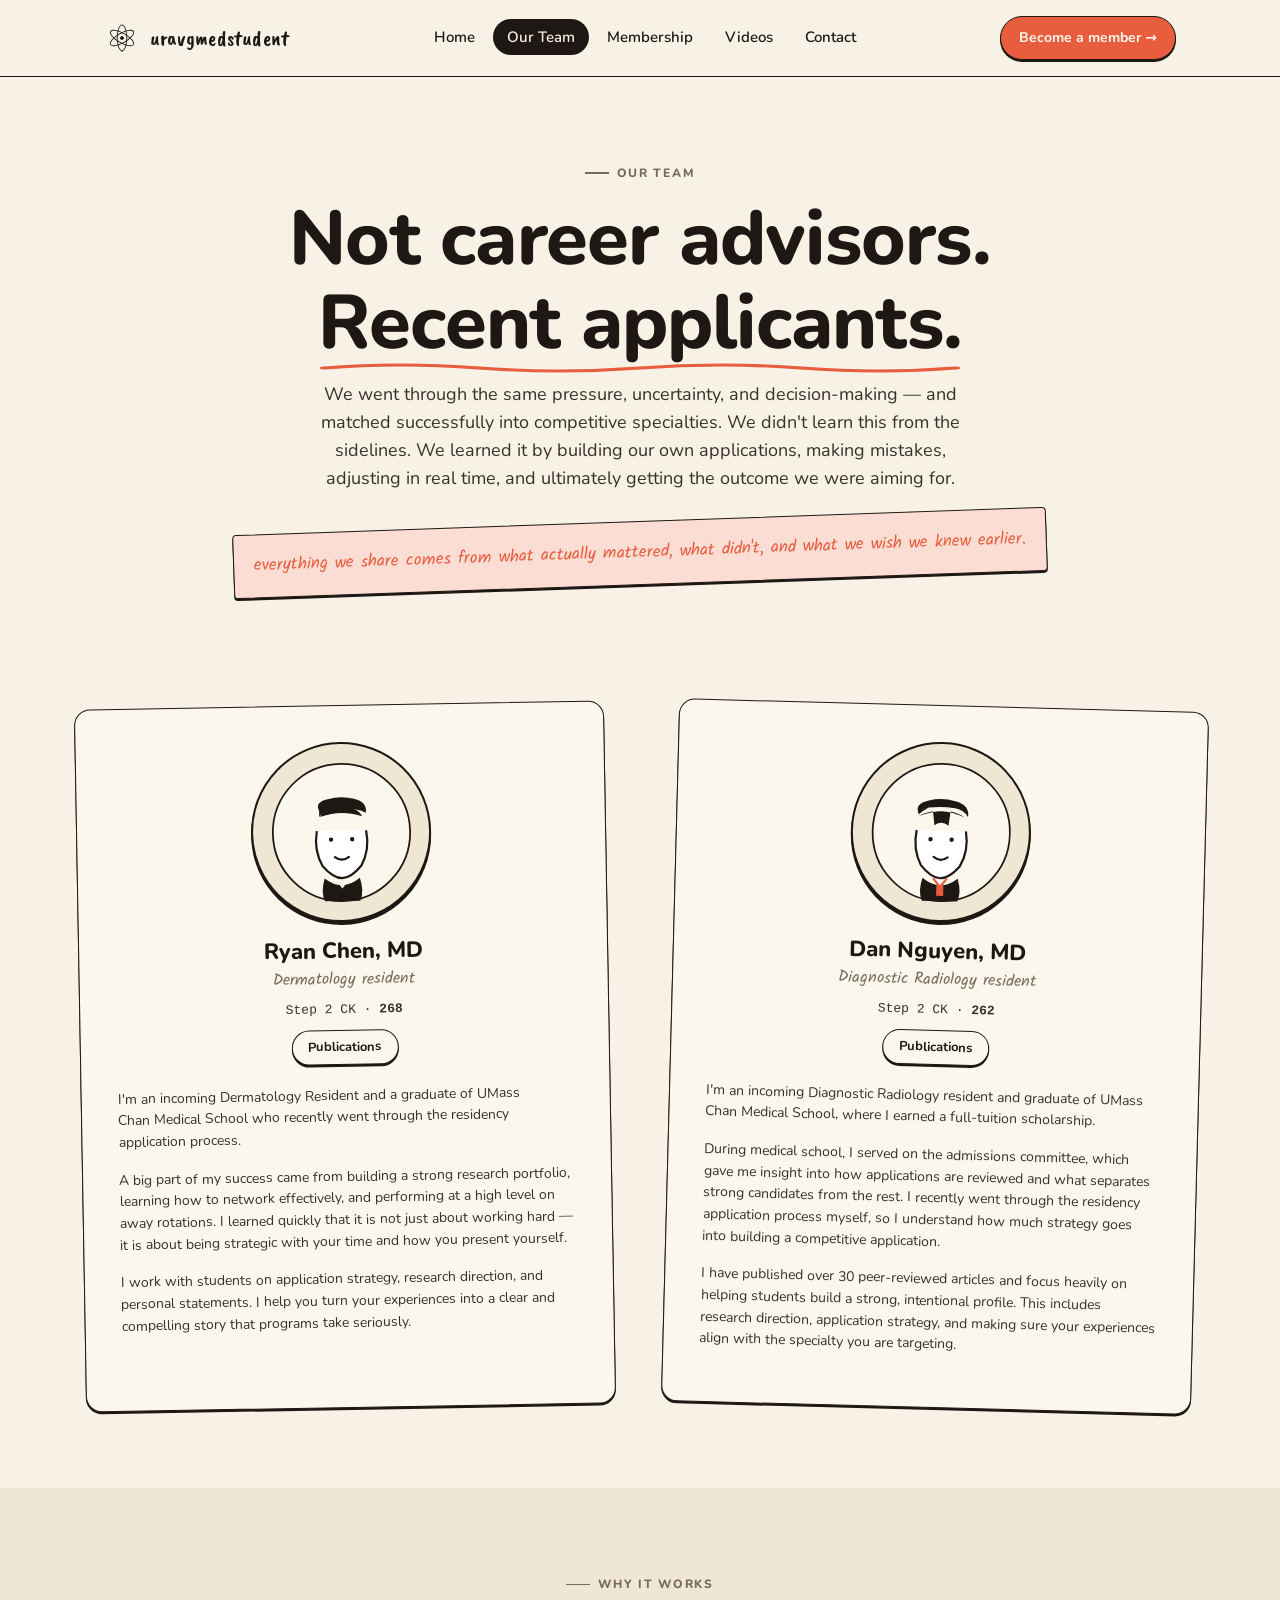
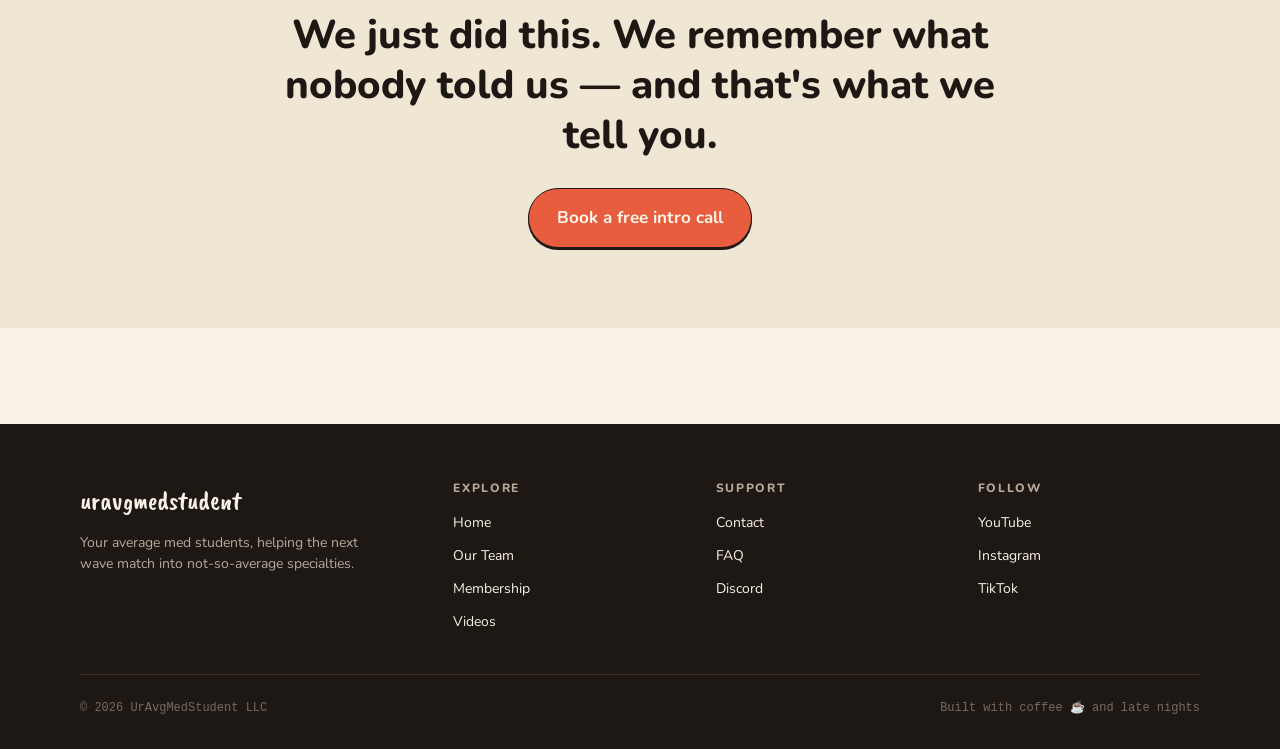
<file: team.html>
<!DOCTYPE html>
<html lang="en"><head><meta charset="utf-8"/>
<title>Our Team — UrAvgMedStudent</title>
<meta name="viewport" content="width=device-width,initial-scale=1"/>
<link rel="stylesheet" href="site.css"/></head>
<body data-screen-label="02 Team">

<nav class="site-nav"><div class="nav-inner">
  <a href="index.html" class="brand"><img class="mark" src="assets/logo-mark.svg" alt=""/><span class="name">uravgmedstudent</span></a>
  <ul class="nav-links">
    <li><a href="index.html">Home</a></li>
    <li><a href="team.html" class="active">Our Team</a></li>
    <li><a href="membership.html">Membership</a></li>
    <li><a href="videos.html">Videos</a></li>
    <li><a href="contact.html">Contact</a></li>
  </ul>
  <a href="membership.html" class="nav-cta">Become a member →</a>
</div></nav>

<section class="page-head">
  <div class="eyebrow" style="justify-content:center;">Our Team</div>
  <h1>Not career advisors. <span class="underline-squiggle">Recent applicants.</span></h1>
  <p class="sub">We went through the same pressure, uncertainty, and decision-making — and matched successfully into competitive specialties. We didn't learn this from the sidelines. We learned it by building our own applications, making mistakes, adjusting in real time, and ultimately getting the outcome we were aiming for.</p>
  <div class="sticky-note coral" style="display:inline-block;margin-top:28px;transform:rotate(-2deg);">
    everything we share comes from what actually mattered, what didn't, and what we wish we knew earlier.
  </div>
</section>

<section>
  <div class="section-inner grid-2" style="gap:60px;">

    <div class="card tilt-l2" style="padding:36px;">
      <div class="team-avatar">
        <svg viewBox="0 0 160 160" fill="none">
          <circle cx="80" cy="80" r="78" fill="#FBF7EC" stroke="#1E1814" stroke-width="2"/>
          <path d="M55 55 Q50 45 65 42 Q80 38 95 42 Q110 46 108 58 Q103 55 95 54 Q80 52 65 55 Q58 58 55 62 Z" fill="#1E1814"/>
          <path d="M52 78 Q48 100 58 118 Q70 132 80 132 Q90 132 102 118 Q112 100 108 78" fill="#FFFFFF" stroke="#1E1814" stroke-width="2.5"/>
          <path d="M56 62 Q70 58 80 58 Q90 58 104 62 Q100 54 90 52 Q80 50 70 52 Q60 54 56 62 Z" fill="#1E1814"/>
          <circle cx="68" cy="88" r="2.5" fill="#1E1814"/><circle cx="92" cy="88" r="2.5" fill="#1E1814"/>
          <path d="M72 108 Q80 114 88 108" stroke="#1E1814" stroke-width="2.5" fill="none" stroke-linecap="round"/>
          <path d="M60 132 Q55 148 60 158 L100 158 Q105 148 100 132 Q90 140 80 140 Q70 140 60 132 Z" fill="#1E1814"/>
          <path d="M72 132 L80 142 L88 132" stroke="#FBF7EC" stroke-width="2" fill="none"/>
        </svg>
      </div>
      <h2 class="team-name center">Ryan Chen, MD</h2>
      <div class="team-spec center">Dermatology resident</div>
      <div class="team-score center">Step 2 CK · <strong>268</strong></div>
      <div class="center" style="margin-bottom:20px;"><a href="#" class="btn btn-secondary" style="font-size:13px;padding:6px 16px;">Publications</a></div>
      <p style="font-size:14px;color:var(--ink-soft);">I'm an incoming Dermatology Resident and a graduate of UMass Chan Medical School who recently went through the residency application process.</p>
      <p style="font-size:14px;color:var(--ink-soft);">A big part of my success came from building a strong research portfolio, learning how to network effectively, and performing at a high level on away rotations. I learned quickly that it is not just about working hard — it is about being strategic with your time and how you present yourself.</p>
      <p style="font-size:14px;color:var(--ink-soft);">I work with students on application strategy, research direction, and personal statements. I help you turn your experiences into a clear and compelling story that programs take seriously.</p>
    </div>

    <div class="card tilt-r" style="padding:36px;">
      <div class="team-avatar">
        <svg viewBox="0 0 160 160" fill="none">
          <circle cx="80" cy="80" r="78" fill="#FBF7EC" stroke="#1E1814" stroke-width="2"/>
          <path d="M54 60 Q48 48 65 44 Q80 40 95 44 Q112 48 110 62 Q106 54 95 52 Q80 50 65 52 Q58 56 54 60 Z" fill="#1E1814"/>
          <path d="M52 78 Q48 100 58 118 Q70 132 80 132 Q90 132 102 118 Q112 100 108 78" fill="#FFFFFF" stroke="#1E1814" stroke-width="2.5"/>
          <path d="M54 62 Q70 56 80 56 Q90 56 106 62 Q100 58 90 56 L88 72 Q80 66 72 72 L70 56 Q60 58 54 62 Z" fill="#1E1814"/>
          <circle cx="68" cy="88" r="2.5" fill="#1E1814"/><circle cx="92" cy="88" r="2.5" fill="#1E1814"/>
          <path d="M72 108 Q80 114 88 108" stroke="#1E1814" stroke-width="2.5" fill="none" stroke-linecap="round"/>
          <path d="M60 132 Q55 148 60 158 L100 158 Q105 148 100 132 Q90 140 80 140 Q70 140 60 132 Z" fill="#1E1814"/>
          <path d="M72 132 L80 142 L88 132" stroke="#E85D3E" stroke-width="2.5" fill="none"/>
          <rect x="76" y="140" width="8" height="12" fill="#E85D3E"/>
        </svg>
      </div>
      <h2 class="team-name center">Dan Nguyen, MD</h2>
      <div class="team-spec center">Diagnostic Radiology resident</div>
      <div class="team-score center">Step 2 CK · <strong>262</strong></div>
      <div class="center" style="margin-bottom:20px;"><a href="#" class="btn btn-secondary" style="font-size:13px;padding:6px 16px;">Publications</a></div>
      <p style="font-size:14px;color:var(--ink-soft);">I'm an incoming Diagnostic Radiology resident and graduate of UMass Chan Medical School, where I earned a full-tuition scholarship.</p>
      <p style="font-size:14px;color:var(--ink-soft);">During medical school, I served on the admissions committee, which gave me insight into how applications are reviewed and what separates strong candidates from the rest. I recently went through the residency application process myself, so I understand how much strategy goes into building a competitive application.</p>
      <p style="font-size:14px;color:var(--ink-soft);">I have published over 30 peer-reviewed articles and focus heavily on helping students build a strong, intentional profile. This includes research direction, application strategy, and making sure your experiences align with the specialty you are targeting.</p>
    </div>

  </div>
</section>

<section class="bg-paper-deep">
  <div class="section-inner center">
    <div class="eyebrow" style="justify-content:center;">Why it works</div>
    <h2 style="font-size:clamp(28px,3.4vw,40px);max-width:720px;margin:0 auto;">We just did this. We remember what nobody told us — and that's what we tell you.</h2>
    <a href="contact.html" class="btn btn-primary btn-lg" style="margin-top:28px;">Book a free intro call</a>
  </div>
</section>

<footer class="site-foot"><div class="foot-inner">
  <div class="foot-brand"><div class="name">uravgmedstudent</div><p>Your average med students, helping the next wave match into not-so-average specialties.</p></div>
  <div class="foot"><h4>Explore</h4><ul><li><a href="index.html">Home</a></li><li><a href="team.html">Our Team</a></li><li><a href="membership.html">Membership</a></li><li><a href="videos.html">Videos</a></li></ul></div>
  <div class="foot"><h4>Support</h4><ul><li><a href="contact.html">Contact</a></li><li><a href="#">FAQ</a></li><li><a href="#">Discord</a></li></ul></div>
  <div class="foot"><h4>Follow</h4><ul><li><a href="#">YouTube</a></li><li><a href="#">Instagram</a></li><li><a href="#">TikTok</a></li></ul></div>
</div><div class="foot-bottom"><div>© 2026 UrAvgMedStudent LLC</div><div>Built with coffee ☕ and late nights</div></div></footer>
</body></html>
</file>
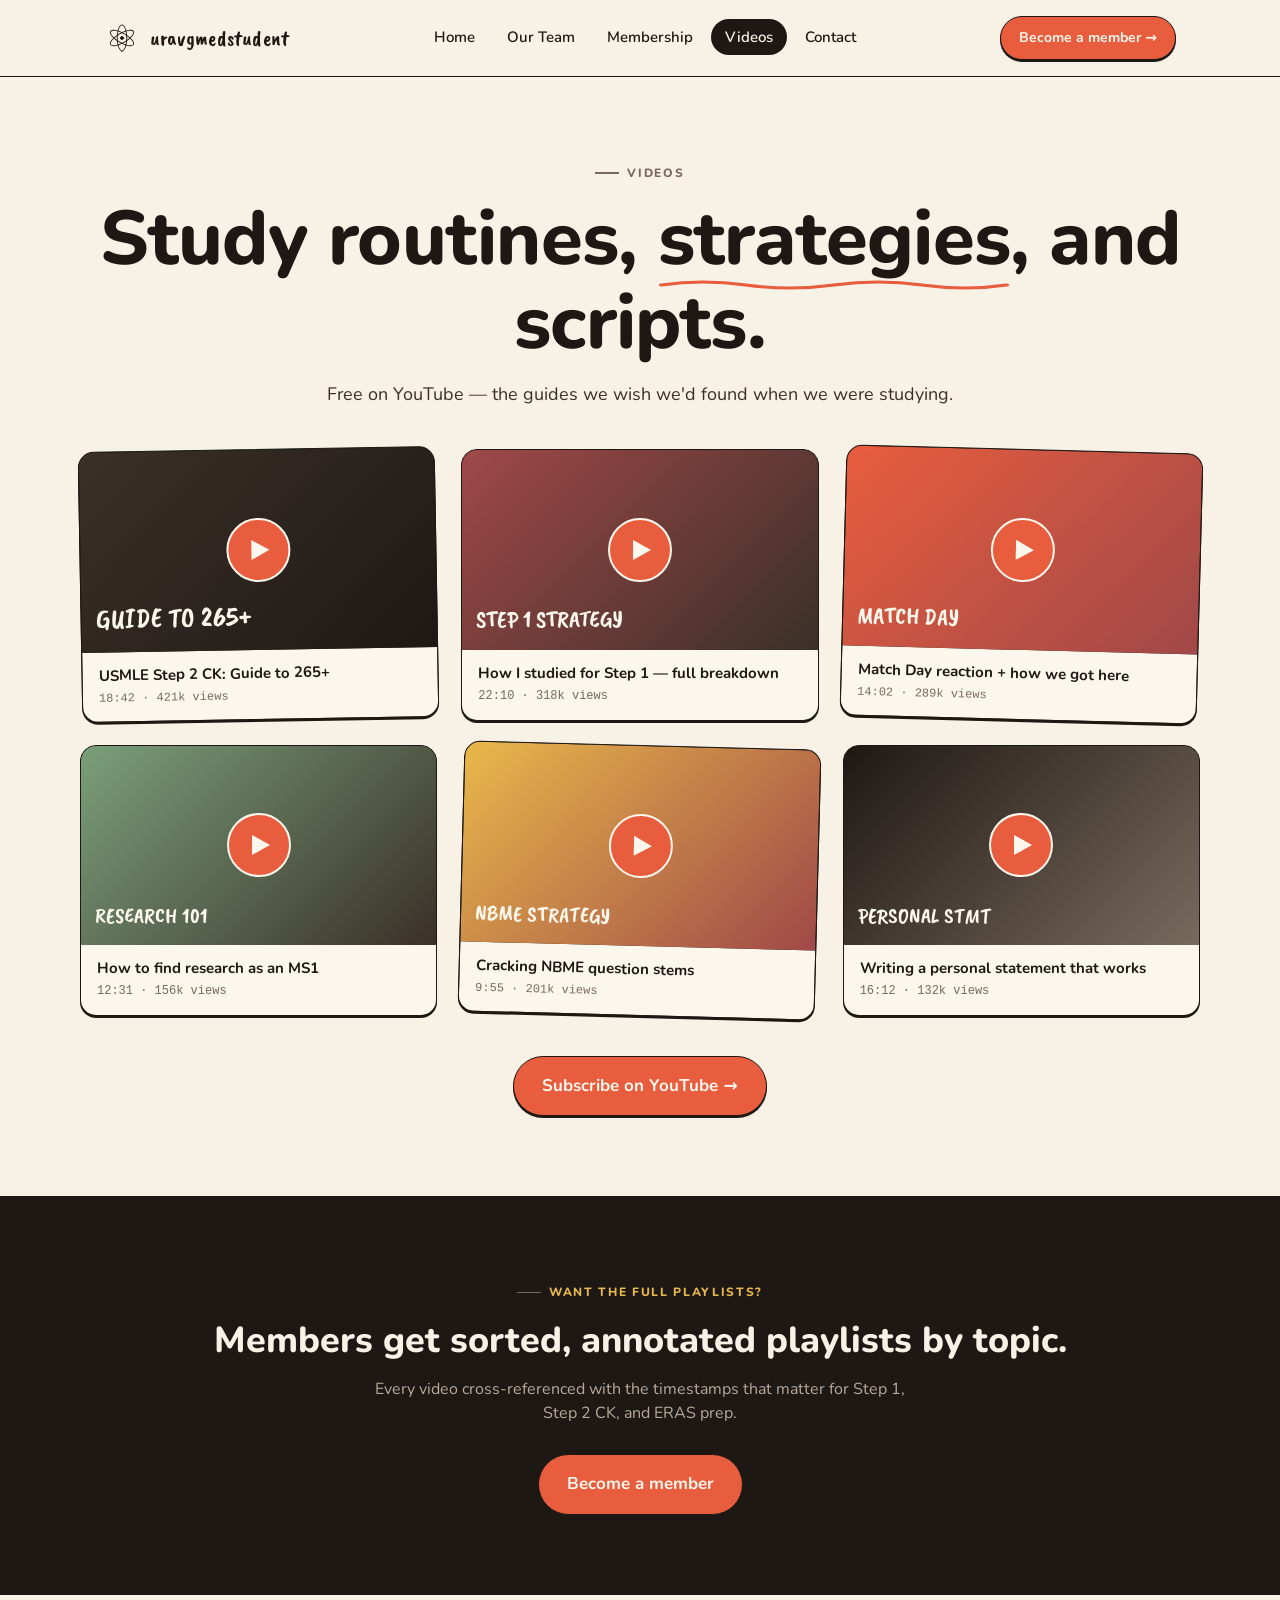
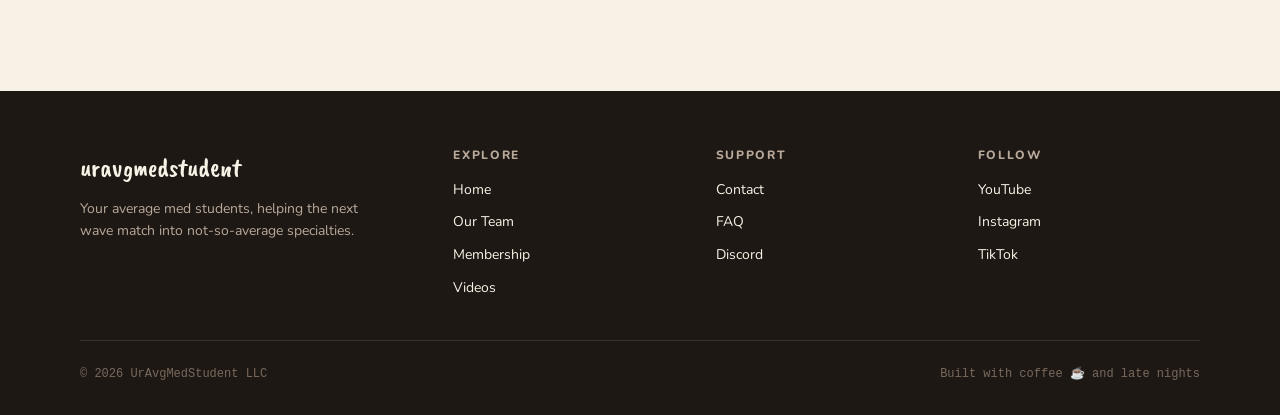
<file: videos.html>
<!DOCTYPE html>
<html lang="en"><head><meta charset="utf-8"/>
<title>Videos — UrAvgMedStudent</title>
<meta name="viewport" content="width=device-width,initial-scale=1"/>
<link rel="stylesheet" href="site.css"/></head>
<body data-screen-label="04 Videos">

<nav class="site-nav"><div class="nav-inner">
  <a href="index.html" class="brand"><img class="mark" src="assets/logo-mark.svg" alt=""/><span class="name">uravgmedstudent</span></a>
  <ul class="nav-links">
    <li><a href="index.html">Home</a></li>
    <li><a href="team.html">Our Team</a></li>
    <li><a href="membership.html">Membership</a></li>
    <li><a href="videos.html" class="active">Videos</a></li>
    <li><a href="contact.html">Contact</a></li>
  </ul>
  <a href="membership.html" class="nav-cta">Become a member →</a>
</div></nav>

<section class="page-head">
  <div class="eyebrow" style="justify-content:center;">Videos</div>
  <h1>Study routines, <span class="underline-squiggle">strategies</span>, and scripts.</h1>
  <p class="sub">Free on YouTube — the guides we wish we'd found when we were studying.</p>
</section>

<section style="padding-top:0;">
  <div class="section-inner">
    <div class="grid-3">
      <a class="vid tilt-l2" href="#"><div class="thumb" style="background:linear-gradient(135deg,#3A3028,#1E1814);"><div class="play"></div><div style="position:absolute;left:14px;bottom:12px;font-family:var(--font-display);font-size:28px;">GUIDE TO 265+</div></div><div class="meta"><h4>USMLE Step 2 CK: Guide to 265+</h4><div class="dur">18:42 · 421k views</div></div></a>
      <a class="vid" href="#"><div class="thumb" style="background:linear-gradient(135deg,#A04848,#3A3028);"><div class="play"></div><div style="position:absolute;left:14px;bottom:12px;font-family:var(--font-display);font-size:24px;">STEP 1 STRATEGY</div></div><div class="meta"><h4>How I studied for Step 1 — full breakdown</h4><div class="dur">22:10 · 318k views</div></div></a>
      <a class="vid tilt-r" href="#"><div class="thumb" style="background:linear-gradient(135deg,#E85D3E,#A04848);"><div class="play"></div><div style="position:absolute;left:14px;bottom:12px;font-family:var(--font-display);font-size:24px;color:#FBF7EC;">MATCH DAY</div></div><div class="meta"><h4>Match Day reaction + how we got here</h4><div class="dur">14:02 · 289k views</div></div></a>
      <a class="vid" href="#"><div class="thumb" style="background:linear-gradient(135deg,#7A9F7A,#3A3028);"><div class="play"></div><div style="position:absolute;left:14px;bottom:12px;font-family:var(--font-display);font-size:22px;color:#FBF7EC;">RESEARCH 101</div></div><div class="meta"><h4>How to find research as an MS1</h4><div class="dur">12:31 · 156k views</div></div></a>
      <a class="vid tilt-r" href="#"><div class="thumb" style="background:linear-gradient(135deg,#E8B84A,#A04848);"><div class="play"></div><div style="position:absolute;left:14px;bottom:12px;font-family:var(--font-display);font-size:22px;">NBME STRATEGY</div></div><div class="meta"><h4>Cracking NBME question stems</h4><div class="dur">9:55 · 201k views</div></div></a>
      <a class="vid" href="#"><div class="thumb" style="background:linear-gradient(135deg,#1E1814,#78695C);"><div class="play"></div><div style="position:absolute;left:14px;bottom:12px;font-family:var(--font-display);font-size:22px;">PERSONAL STMT</div></div><div class="meta"><h4>Writing a personal statement that works</h4><div class="dur">16:12 · 132k views</div></div></a>
    </div>
    <div class="center mt-l">
      <a href="#" class="btn btn-primary btn-lg">Subscribe on YouTube →</a>
    </div>
  </div>
</section>

<section class="bg-ink">
  <div class="section-inner center">
    <div class="eyebrow" style="justify-content:center;color:var(--accent-mustard);">Want the full playlists?</div>
    <h2 style="margin:0 0 14px;">Members get sorted, annotated playlists by topic.</h2>
    <p style="max-width:560px;margin:0 auto 28px;color:var(--ink-faint);">Every video cross-referenced with the timestamps that matter for Step 1, Step 2 CK, and ERAS prep.</p>
    <a href="membership.html" class="btn btn-primary btn-lg">Become a member</a>
  </div>
</section>

<footer class="site-foot"><div class="foot-inner">
  <div class="foot-brand"><div class="name">uravgmedstudent</div><p>Your average med students, helping the next wave match into not-so-average specialties.</p></div>
  <div class="foot"><h4>Explore</h4><ul><li><a href="index.html">Home</a></li><li><a href="team.html">Our Team</a></li><li><a href="membership.html">Membership</a></li><li><a href="videos.html">Videos</a></li></ul></div>
  <div class="foot"><h4>Support</h4><ul><li><a href="contact.html">Contact</a></li><li><a href="#">FAQ</a></li><li><a href="#">Discord</a></li></ul></div>
  <div class="foot"><h4>Follow</h4><ul><li><a href="#">YouTube</a></li><li><a href="#">Instagram</a></li><li><a href="#">TikTok</a></li></ul></div>
</div><div class="foot-bottom"><div>© 2026 UrAvgMedStudent LLC</div><div>Built with coffee ☕ and late nights</div></div></footer>
</body></html>
</file>
<file: site.css>
/* ============================================================
   Uravgmedstudent Site — component styles on top of tokens
   ============================================================ */
@import url('colors_and_type.css');

/* Nav */
.site-nav{
  position:sticky;top:0;z-index:50;background:var(--paper);
  border-bottom:1.5px solid var(--ink);
}
.nav-inner{
  max-width:var(--max-content);margin:0 auto;padding:16px 24px;
  display:flex;align-items:center;justify-content:space-between;gap:24px;
}
.brand{display:flex;align-items:center;gap:10px;text-decoration:none;color:var(--ink);}
.brand .mark{width:36px;height:36px;}
.brand .name{font-family:var(--font-display);font-size:22px;letter-spacing:0.01em;}
.nav-links{display:flex;gap:4px;align-items:center;list-style:none;margin:0;padding:0;}
.nav-links a{
  color:var(--ink);text-decoration:none;font-weight:600;font-size:15px;
  padding:8px 14px;border-radius:999px;
}
.nav-links a:hover{background:var(--paper-deep);}
.nav-links a.active{background:var(--ink);color:var(--paper);}
.nav-cta{
  display:inline-flex;align-items:center;gap:6px;
  background:var(--accent-coral);color:var(--paper-cream);
  padding:10px 18px;border-radius:999px;font-weight:700;font-size:14px;
  border:1.5px solid var(--ink);box-shadow:0 2px 0 var(--ink);text-decoration:none;
  transition:transform 150ms var(--ease-bounce),box-shadow 150ms var(--ease-bounce);
}
.nav-cta:hover{transform:translateY(-1px);box-shadow:0 3px 0 var(--ink);}

/* Footer */
.site-foot{
  background:var(--ink);color:var(--paper);padding:56px 24px 32px;margin-top:96px;
  border-top:1.5px solid var(--ink);
}
.foot-inner{max-width:var(--max-content);margin:0 auto;display:grid;grid-template-columns:1.5fr 1fr 1fr 1fr;gap:40px;}
.foot-brand .name{font-family:var(--font-display);font-size:26px;}
.foot-brand p{color:#B8A99A;font-size:14px;max-width:300px;margin-top:10px;}
.foot h4{font-size:12px;letter-spacing:.14em;text-transform:uppercase;color:#B8A99A;font-weight:800;margin-bottom:14px;}
.foot ul{list-style:none;padding:0;margin:0;display:flex;flex-direction:column;gap:8px;}
.foot a{color:var(--paper);text-decoration:none;font-size:14px;}
.foot a:hover{color:var(--accent-coral);text-decoration:underline;text-decoration-thickness:2px;text-underline-offset:3px;}
.foot-bottom{max-width:var(--max-content);margin:40px auto 0;padding-top:24px;border-top:1px solid #3A3028;display:flex;justify-content:space-between;font-size:12px;color:#78695C;font-family:var(--font-mono);}

/* Buttons */
.btn{
  display:inline-flex;align-items:center;gap:8px;justify-content:center;
  font-family:var(--font-body);font-weight:700;font-size:15px;
  border:1.5px solid var(--ink);border-radius:999px;
  padding:12px 22px;cursor:pointer;text-decoration:none;
  box-shadow:0 2px 0 var(--ink);
  transition:transform 150ms var(--ease-bounce),box-shadow 150ms var(--ease-bounce);
}
.btn:hover{transform:translateY(-1px);box-shadow:0 3px 0 var(--ink);}
.btn:active{transform:translateY(1px);box-shadow:0 0 0 var(--ink);}
.btn-primary{background:var(--accent-coral);color:var(--paper-cream);}
.btn-secondary{background:var(--paper-cream);color:var(--ink);}
.btn-ink{background:var(--ink);color:var(--paper-cream);}
.btn-lg{font-size:17px;padding:16px 28px;}

/* Sections */
section{padding:80px 24px;}
.section-inner{max-width:var(--max-content);margin:0 auto;}
.section-narrow{max-width:var(--max-read);margin:0 auto;}
.eyebrow{display:inline-flex;align-items:center;gap:8px;font-size:12px;letter-spacing:.14em;text-transform:uppercase;font-weight:800;color:var(--ink-muted);margin-bottom:16px;}
.eyebrow::before{content:"";width:24px;height:1.5px;background:var(--ink-muted);}

/* Cards */
.card{
  background:var(--paper-cream);border:1.5px solid var(--ink);border-radius:var(--r-lg);
  padding:24px;box-shadow:0 2px 0 var(--ink);
}
.card-feat{background:var(--accent-coral);color:var(--paper-cream);}
.card-feat .eyebrow{color:var(--accent-mustard-soft);}
.card-feat .eyebrow::before{background:var(--accent-mustard-soft);}

/* Tilted pinned look */
.tilt-l{transform:rotate(-1.5deg);}
.tilt-r{transform:rotate(1.5deg);}
.tilt-l2{transform:rotate(-1deg);}

/* Badges */
.badge{display:inline-flex;align-items:center;gap:6px;border:1.5px solid var(--ink);border-radius:999px;padding:4px 12px;font-size:13px;font-weight:700;background:var(--paper-cream);}
.badge-coral{background:var(--accent-coral);color:var(--paper-cream);}
.badge-mustard{background:var(--accent-mustard-soft);}
.badge-sage{background:var(--accent-sage-soft);}

/* Inputs */
input,textarea,select{
  width:100%;font-family:var(--font-body);font-size:15px;
  padding:12px 16px;border:1.5px solid var(--ink);border-radius:var(--r-sm);
  background:var(--paper-cream);box-sizing:border-box;color:var(--ink);
}
input:focus,textarea:focus,select:focus{outline:none;border-width:2px;box-shadow:0 2px 0 var(--ink);}
label{display:block;font-weight:700;font-size:14px;margin-bottom:6px;}

/* Hero */
.hero{padding:80px 24px 60px;position:relative;overflow:hidden;}
.hero-inner{max-width:var(--max-content);margin:0 auto;display:grid;grid-template-columns:1.1fr 1fr;gap:60px;align-items:center;}
.hero h1{
  font-family:var(--font-body);font-weight:800;
  font-size:clamp(38px,5.5vw,68px);line-height:1.05;letter-spacing:-0.02em;
  margin:12px 0 20px;
}
.hero h1 .mark-ink{
  background:linear-gradient(180deg,transparent 58%,var(--accent-coral-soft) 58% 92%,transparent 92%);
  padding:0 4px;
}
.hero .sub{font-size:18px;color:var(--ink-soft);max-width:480px;}

/* Highlight underline SVG for display */
.underline-squiggle{display:inline-block;position:relative;}
.underline-squiggle::after{
  content:"";position:absolute;left:0;right:0;bottom:-10px;height:14px;
  background-image:url("data:image/svg+xml;utf8,<svg xmlns='http://www.w3.org/2000/svg' viewBox='0 0 200 14' preserveAspectRatio='none'><path d='M2 7 Q25 1 50 7 T100 7 T150 7 T198 7' stroke='%23E85D3E' stroke-width='3' fill='none' stroke-linecap='round'/></svg>");
  background-repeat:no-repeat;background-size:100% 100%;
}

/* Grid helpers */
.grid-2{display:grid;grid-template-columns:1fr 1fr;gap:24px;}
.grid-3{display:grid;grid-template-columns:repeat(3,1fr);gap:24px;}
.grid-4{display:grid;grid-template-columns:repeat(4,1fr);gap:20px;}
@media(max-width:900px){.grid-2,.grid-3,.grid-4,.hero-inner,.foot-inner{grid-template-columns:1fr;}}

/* Paper section variants */
.bg-paper-deep{background:var(--paper-deep);}
.bg-ink{background:var(--ink);color:var(--paper);}
.bg-ink h1,.bg-ink h2,.bg-ink h3,.bg-ink p{color:var(--paper);}
.bg-coral{background:var(--accent-coral);color:var(--paper-cream);}
.bg-coral h1,.bg-coral h2,.bg-coral h3,.bg-coral p{color:var(--paper-cream);}

/* Testimonial */
.quote-card{
  background:var(--paper-cream);border:1.5px solid var(--ink);border-radius:16px;
  padding:28px 26px 24px;box-shadow:0 2px 0 var(--ink);position:relative;
}
.quote-card .qmark{
  position:absolute;top:-18px;left:18px;background:var(--accent-coral);color:var(--paper-cream);
  width:44px;height:44px;border-radius:50%;border:1.5px solid var(--ink);box-shadow:0 2px 0 var(--ink);
  display:grid;place-items:center;font-family:var(--font-display);font-size:28px;line-height:1;padding-top:4px;
}
.quote-card p{font-size:15px;line-height:1.55;}
.quote-card .who{font-family:var(--font-notes);font-size:16px;color:var(--ink-soft);margin-top:10px;}

/* Small separator */
.hr-hand{
  height:14px;
  background-image:url("data:image/svg+xml;utf8,<svg xmlns='http://www.w3.org/2000/svg' viewBox='0 0 200 14' preserveAspectRatio='none'><path d='M2 7 Q25 1 50 7 T100 7 T150 7 T198 7' stroke='%231E1814' stroke-width='2' fill='none' stroke-linecap='round'/></svg>");
  background-repeat:no-repeat;background-size:100% 100%;margin:48px auto;width:180px;
}

/* Feature cell */
.feat{display:flex;gap:14px;align-items:flex-start;}
.feat .icon{
  width:44px;height:44px;border-radius:50%;background:var(--accent-mustard-soft);
  border:1.5px solid var(--ink);display:grid;place-items:center;flex-shrink:0;
}
.feat h4{margin:0 0 4px;font-size:17px;}
.feat p{margin:0;font-size:14px;color:var(--ink-soft);}

/* Video thumbs */
.vid{
  border:1.5px solid var(--ink);border-radius:16px;overflow:hidden;background:var(--ink);
  box-shadow:0 2px 0 var(--ink);display:block;text-decoration:none;color:inherit;
}
.vid .thumb{aspect-ratio:16/9;background:var(--ink);display:grid;place-items:center;position:relative;color:var(--paper-cream);}
.vid .play{
  width:64px;height:64px;border-radius:50%;background:var(--accent-coral);border:2px solid var(--paper-cream);
  display:grid;place-items:center;position:absolute;
}
.vid .play::after{content:"";width:0;height:0;border-left:18px solid var(--paper-cream);border-top:10px solid transparent;border-bottom:10px solid transparent;margin-left:4px;}
.vid .meta{padding:14px 16px;background:var(--paper-cream);color:var(--ink);}
.vid .meta h4{margin:0 0 4px;font-size:15px;}
.vid .meta .dur{font-family:var(--font-mono);font-size:12px;color:var(--ink-muted);}

/* Price card */
.price-card{
  background:var(--paper-cream);border:1.5px solid var(--ink);border-radius:24px;
  padding:36px 32px;box-shadow:0 4px 0 var(--ink);max-width:440px;
}
.price{font-family:var(--font-display);font-size:72px;line-height:1;color:var(--ink);}
.price-per{font-size:18px;color:var(--ink-muted);}
.check-list{list-style:none;padding:0;margin:0;display:flex;flex-direction:column;gap:10px;}
.check-list li{padding-left:30px;position:relative;font-size:15px;line-height:1.45;}
.check-list li::before{
  content:"";position:absolute;left:0;top:2px;width:20px;height:20px;border-radius:50%;
  background:var(--accent-sage-soft);border:1.5px solid var(--ink);
  background-image:url("data:image/svg+xml;utf8,<svg xmlns='http://www.w3.org/2000/svg' viewBox='0 0 20 20' fill='none'><path d='M5 10 L9 14 L15 7' stroke='%231E1814' stroke-width='2.5' stroke-linecap='round' stroke-linejoin='round'/></svg>");
  background-position:center;background-repeat:no-repeat;background-size:14px;
}

/* Testimonial grid */
.tgrid{display:grid;grid-template-columns:repeat(3,1fr);gap:24px;margin-top:40px;}
@media(max-width:900px){.tgrid{grid-template-columns:1fr;}}

/* Team */
.team-card{text-align:center;}
.team-avatar{
  width:180px;height:180px;border-radius:50%;margin:0 auto 16px;
  background:var(--paper-deep);border:2px solid var(--ink);display:grid;place-items:center;
  box-shadow:0 3px 0 var(--ink);
  position:relative;overflow:hidden;
}
.team-avatar svg{width:80%;height:80%;}
.team-name{font-family:var(--font-body);font-weight:800;font-size:22px;margin:6px 0 2px;}
.team-spec{font-family:var(--font-notes);font-size:16px;color:var(--ink-muted);margin-bottom:8px;}
.team-score{font-family:var(--font-mono);font-size:13px;color:var(--ink-soft);margin-bottom:10px;}

/* Page header */
.page-head{padding:80px 24px 40px;text-align:center;}
.page-head h1{font-size:clamp(42px,6vw,76px);margin:0 0 16px;}
.page-head .sub{font-size:18px;color:var(--ink-soft);max-width:640px;margin:0 auto;}

/* Sticker / note */
.sticky-note{
  background:var(--accent-mustard-soft);border:1.5px solid var(--ink);border-radius:4px;
  padding:18px 20px;box-shadow:0 2px 0 var(--ink);font-family:var(--font-notes);font-size:17px;
}
.sticky-note.coral{background:var(--accent-coral-soft);}

/* FAQ */
details.faq{
  border:1.5px solid var(--ink);border-radius:12px;padding:18px 20px;background:var(--paper-cream);
  box-shadow:0 2px 0 var(--ink);
}
details.faq+details.faq{margin-top:12px;}
details.faq summary{
  cursor:pointer;list-style:none;font-weight:700;font-size:16px;display:flex;justify-content:space-between;align-items:center;
}
details.faq summary::-webkit-details-marker{display:none;}
details.faq summary::after{content:"+";font-family:var(--font-display);font-size:26px;line-height:1;color:var(--accent-coral);}
details.faq[open] summary::after{content:"–";}
details.faq p{margin-top:12px;margin-bottom:0;font-size:15px;color:var(--ink-soft);}

/* Utility */
.mono{font-family:var(--font-mono);}
.center{text-align:center;}
.mt-s{margin-top:16px;}.mt-m{margin-top:24px;}.mt-l{margin-top:40px;}
</file>
